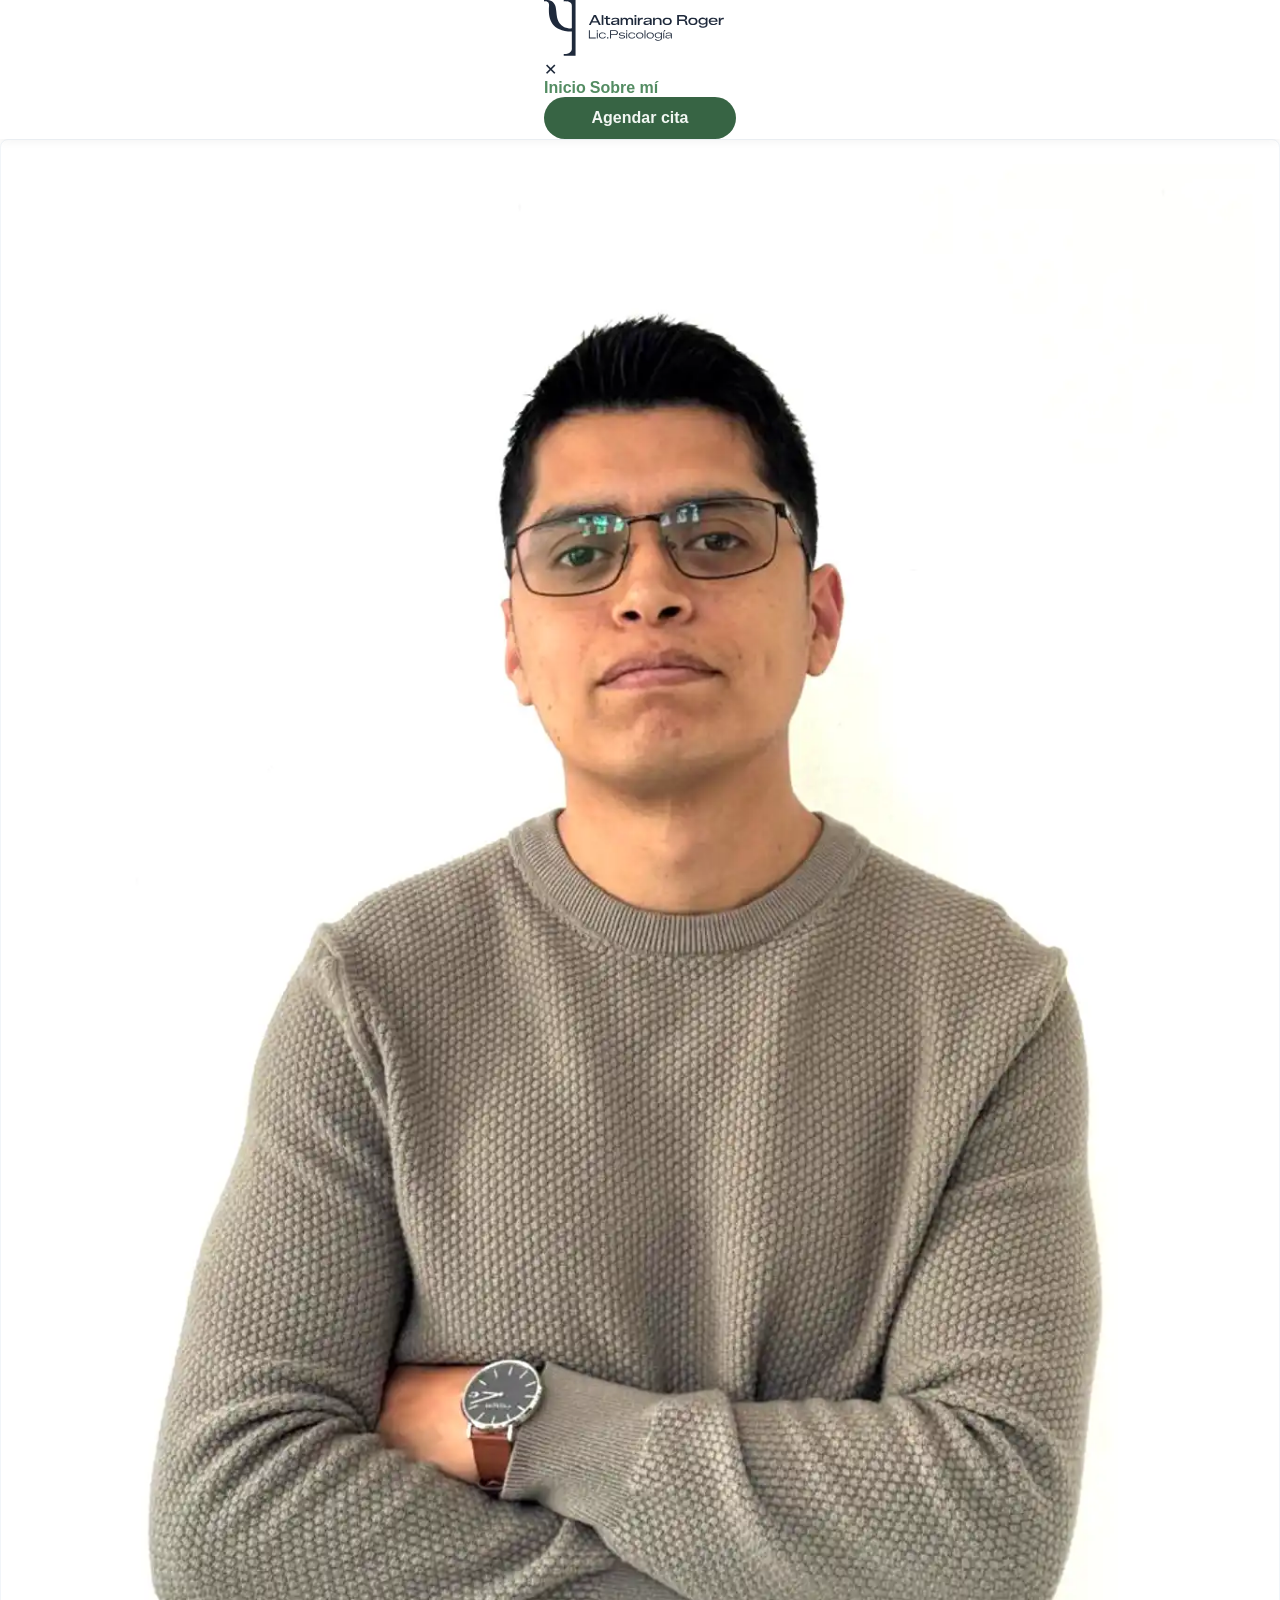
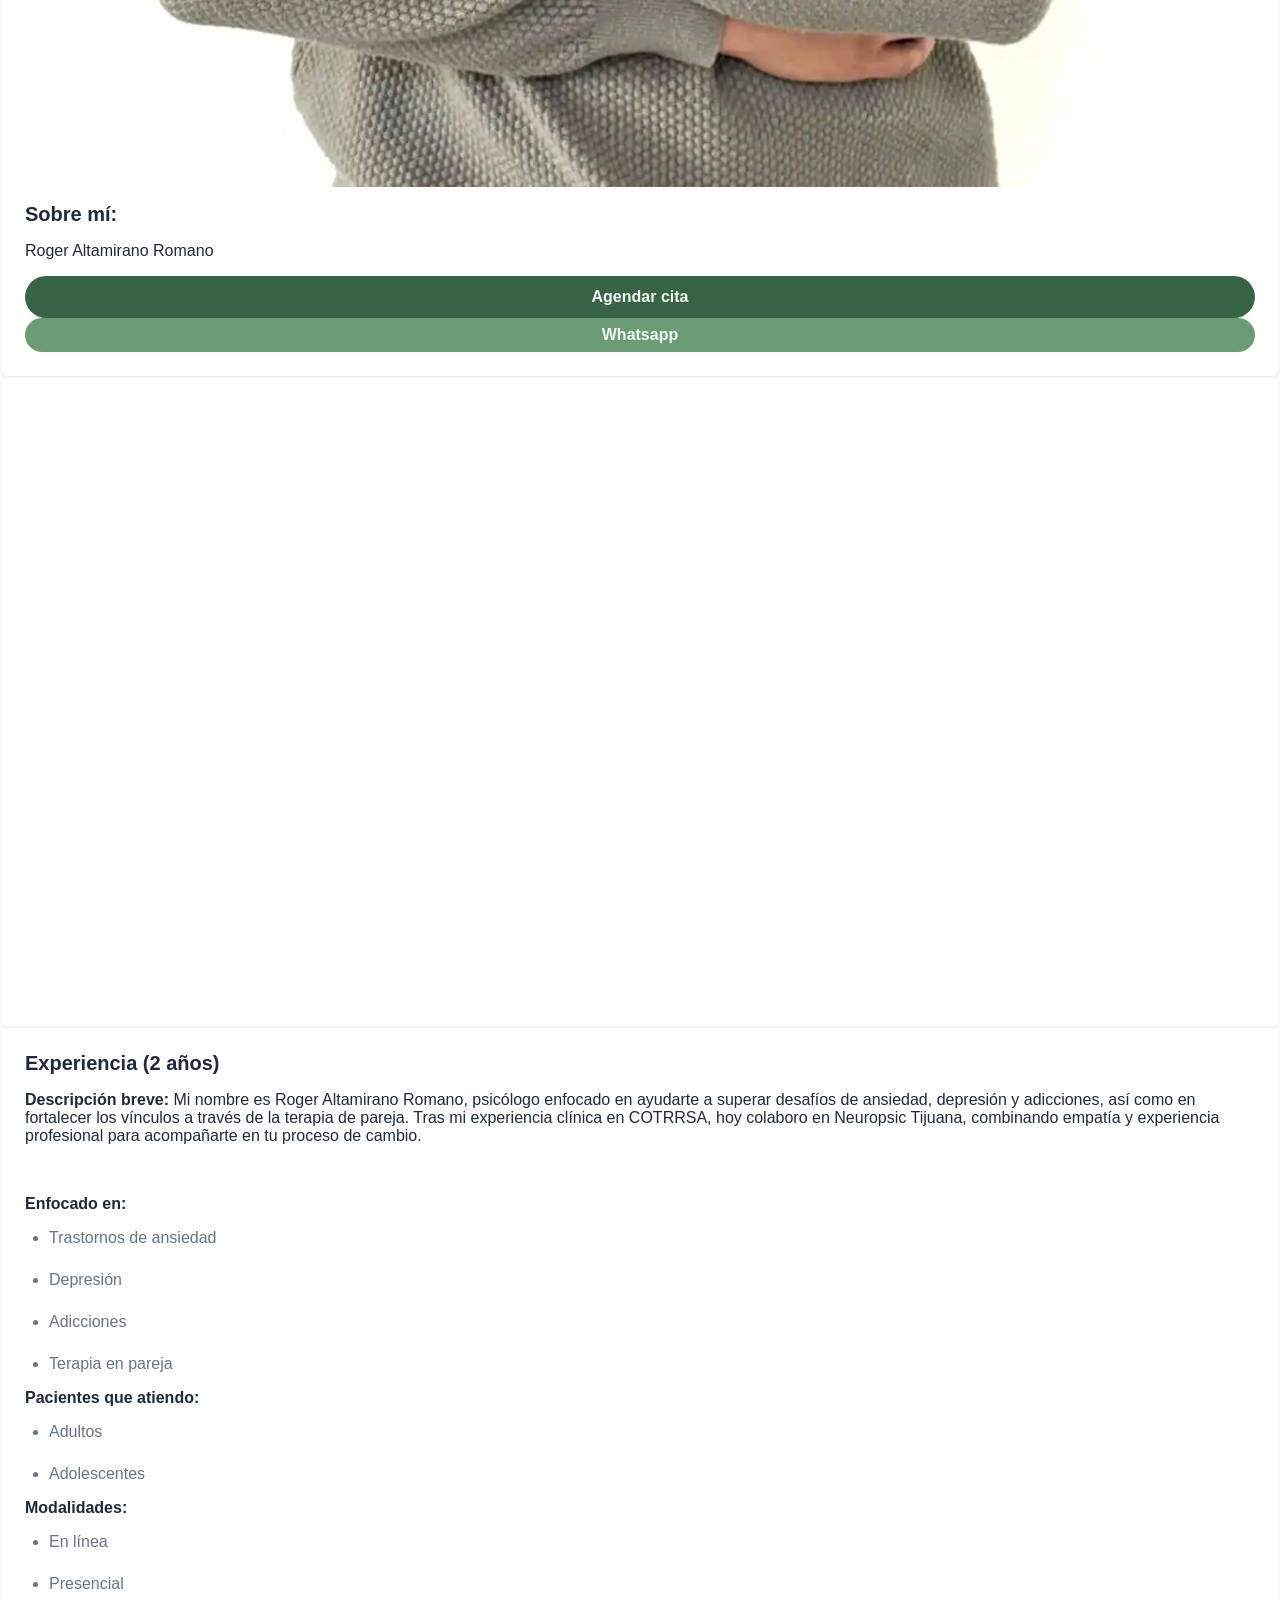
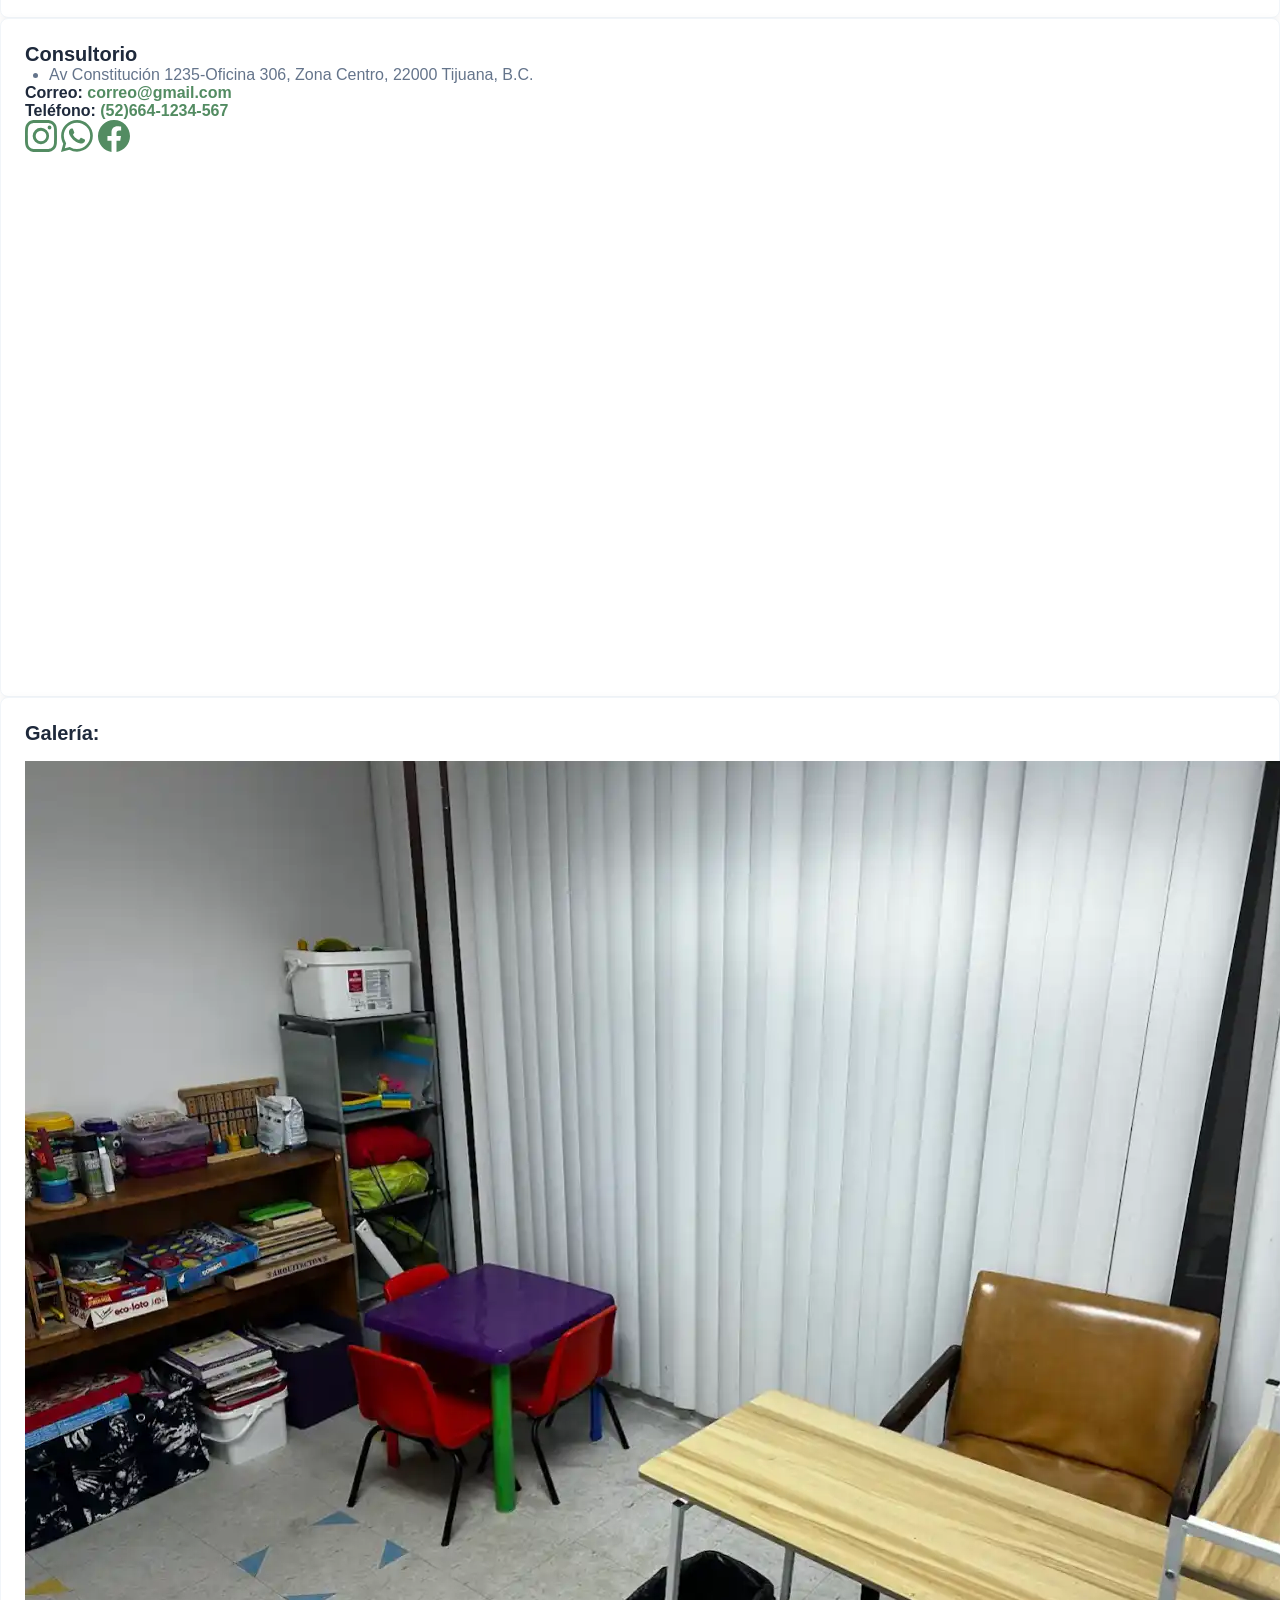
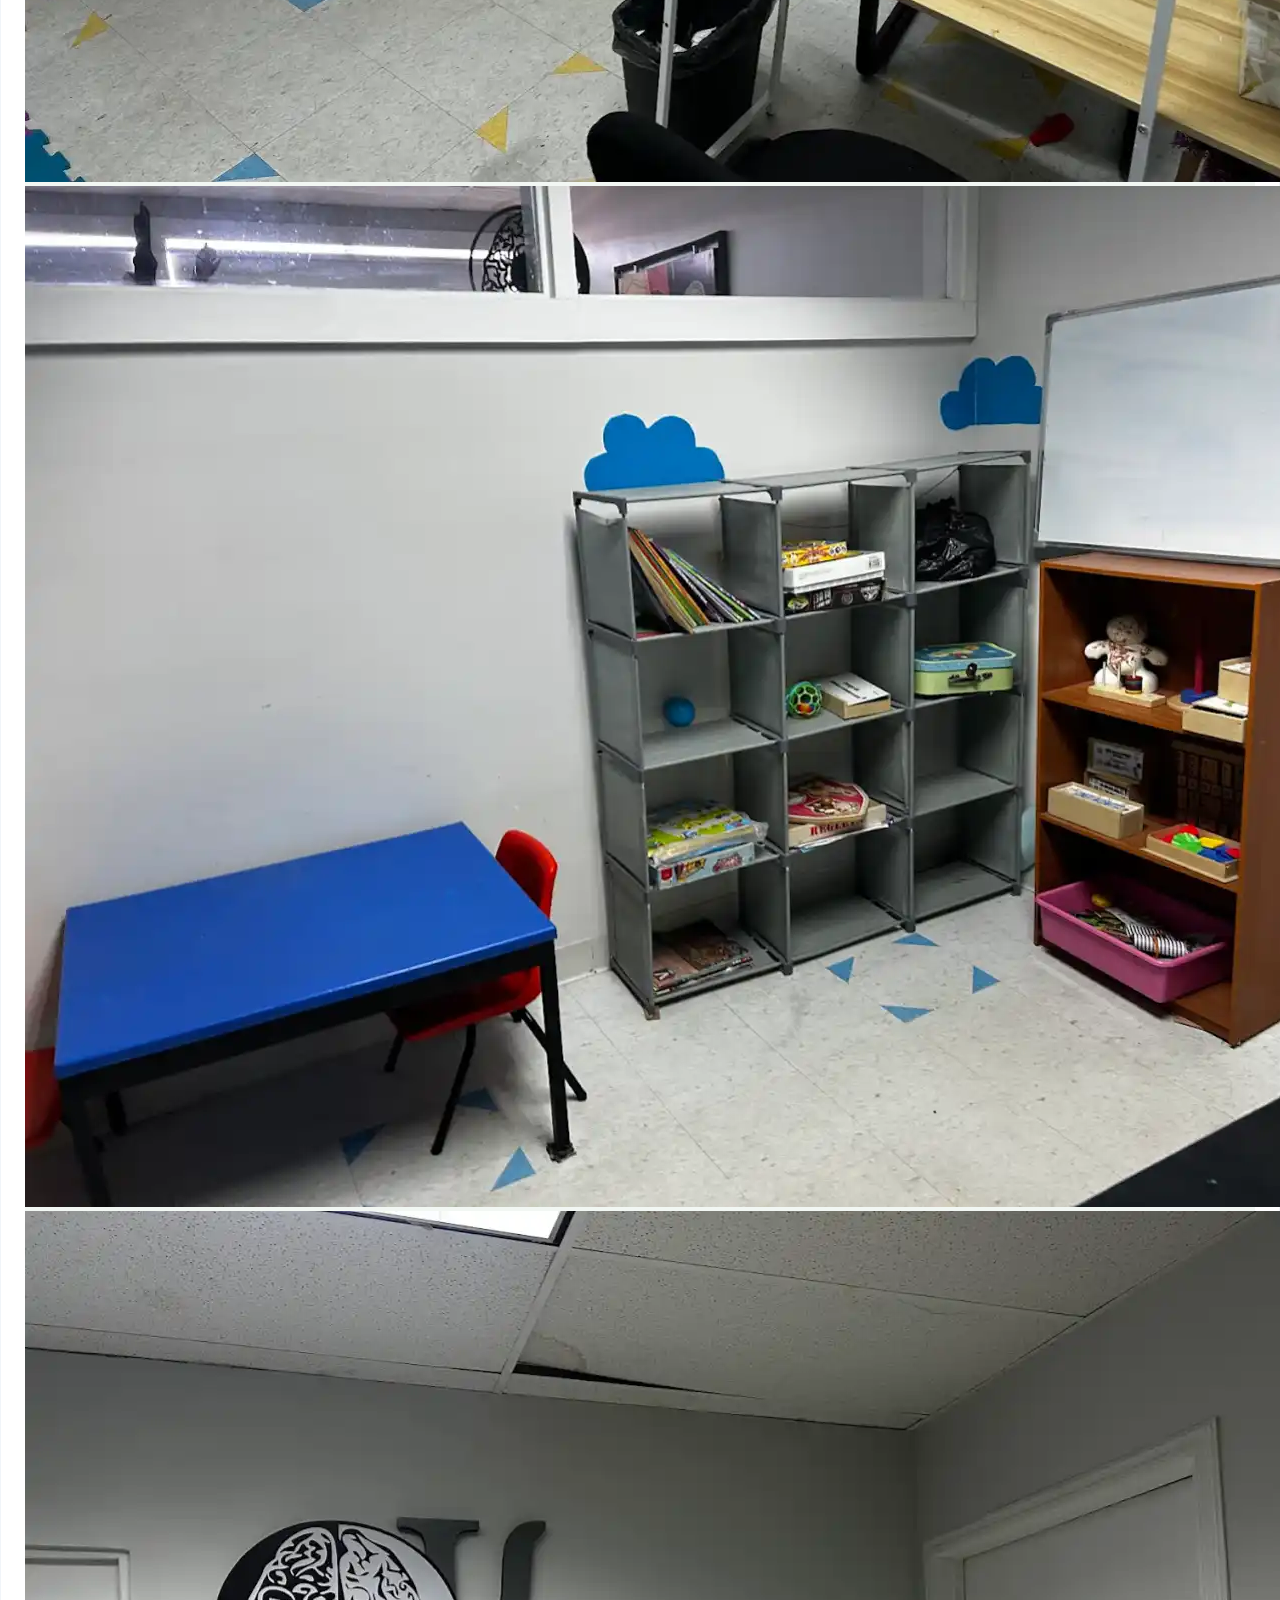
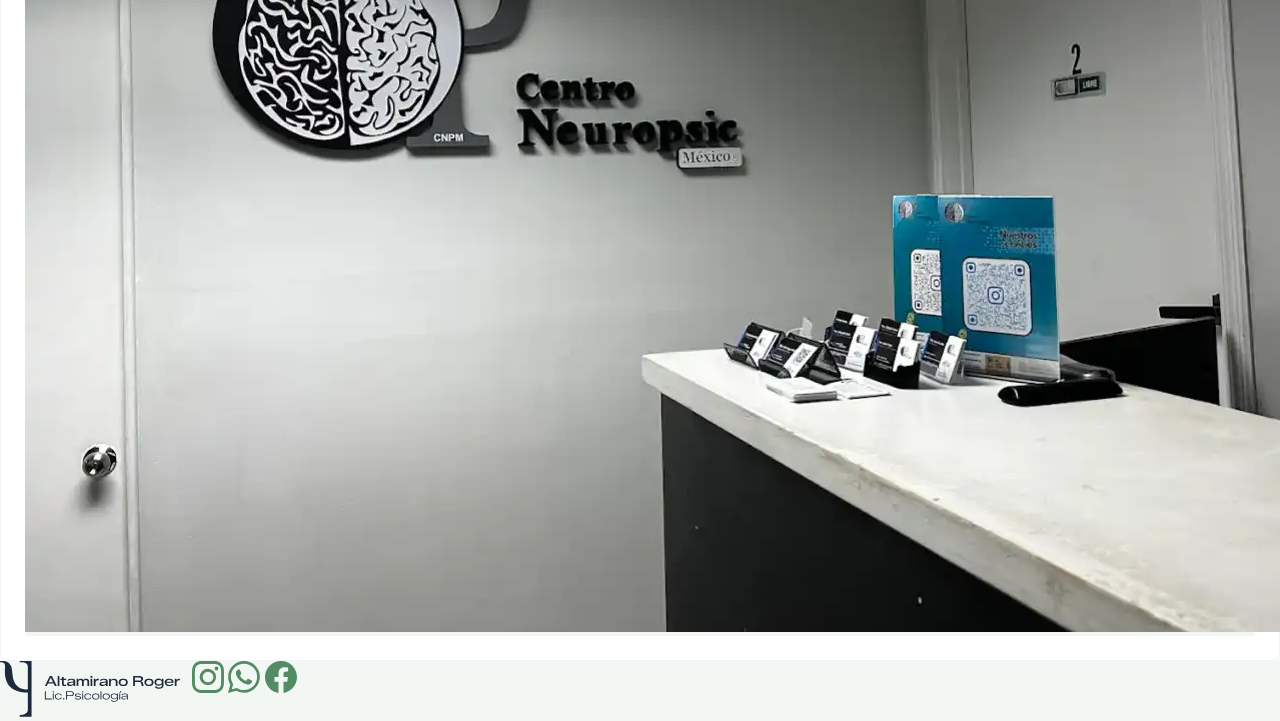
<file: about.html>
<!doctype html>
<html lang="en">
  <head>
    <meta charset="UTF-8" />
    <meta name="viewport" content="width=device-width, initial-scale=1.0" />
    <link rel="stylesheet" href="styles.css" />
    <title>Sobre mí</title>
  </head>
  <body>
    <header>
      <div class="header__container">
        <div class="logo">
          <svg
            width="180px"
            xmlns="http://www.w3.org/2000/svg"
            xml:space="preserve"
            style="
              fill-rule: evenodd;
              clip-rule: evenodd;
              stroke-linejoin: round;
              stroke-miterlimit: 2;
            "
            viewBox="0 0 923 287"
          >
            <path
              d="m.005 0 .357-.714h.156L.875 0H.731L.414-.654h.043L.138 0zm.179-.172v-.099h.5v.099z"
              style="fill: currentColor; fill-rule: nonzero"
              transform="translate(229.87 127.754)scale(70.48756)"
            />
            <path
              d="M.055-.714H.18V0H.055z"
              style="fill: currentColor; fill-rule: nonzero"
              transform="translate(291.865 127.754)scale(70.48756)"
            />
            <path
              d="M.3 0a.18.18 0 0 1-.122-.039.14.14 0 0 1-.044-.111v-.502h.125v.484q0 .041.023.061.022.02.058.02h.099v.088zM.012-.427v-.087H.15v.087zm.231 0v-.087h.196v.087z"
              style="fill: currentColor; fill-rule: nonzero"
              transform="translate(308.427 127.754)scale(70.48756)"
            />
            <path
              d="M.247.013a.27.27 0 0 1-.157-.04.13.13 0 0 1-.056-.112q0-.043.022-.075a.16.16 0 0 1 .065-.051.3.3 0 0 1 .107-.026l.227-.025a.1.1 0 0 0 .039-.013.04.04 0 0 0 .013-.03V-.36a.06.06 0 0 0-.019-.044.13.13 0 0 0-.054-.028.3.3 0 0 0-.084-.009.3.3 0 0 0-.115.018q-.042.018-.05.055H.06a.15.15 0 0 1 .044-.087.23.23 0 0 1 .099-.054.6.6 0 0 1 .15-.019q.093 0 .155.021a.2.2 0 0 1 .093.061.16.16 0 0 1 .031.102v.345h-.12V-.16l.013.016a.24.24 0 0 1-.062.086.3.3 0 0 1-.094.054.4.4 0 0 1-.122.018Zm.041-.089a.26.26 0 0 0 .155-.048.2.2 0 0 0 .047-.052.13.13 0 0 0 .017-.063v-.059l.021.03a.2.2 0 0 1-.039.015l-.064.011-.182.023a.1.1 0 0 0-.059.021.06.06 0 0 0-.019.044q0 .037.031.057a.2.2 0 0 0 .093.019Z"
              style="fill: currentColor; fill-rule: nonzero"
              transform="translate(341.221 127.754)scale(70.48756)"
            />
            <path
              d="M.054 0v-.514h.125v.136l-.013-.01A.2.2 0 0 1 .218-.47.2.2 0 0 1 .29-.514a.26.26 0 0 1 .171.002.2.2 0 0 1 .068.047.2.2 0 0 1 .039.082L.549-.384a.2.2 0 0 1 .048-.084.2.2 0 0 1 .075-.045.3.3 0 0 1 .087-.014q.062 0 .108.026a.17.17 0 0 1 .071.075.3.3 0 0 1 .025.12v.307H.839V-.29a.2.2 0 0 0-.015-.081.1.1 0 0 0-.042-.046.13.13 0 0 0-.064-.015.14.14 0 0 0-.075.019.13.13 0 0 0-.053.054.2.2 0 0 0-.019.083v.278H.446v-.291q0-.075-.033-.109a.12.12 0 0 0-.088-.034.14.14 0 0 0-.075.019.13.13 0 0 0-.053.054.2.2 0 0 0-.02.083v.278H.052Z"
              style="fill: currentColor; fill-rule: nonzero"
              transform="translate(389.108 127.754)scale(70.48756)"
            />
            <path
              d="M.056 0v-.514h.125V0zM.052-.597v-.117h.134v.117z"
              style="fill: currentColor; fill-rule: nonzero"
              transform="translate(460.49 127.754)scale(70.48756)"
            />
            <path
              d="M.054 0v-.514h.125v.175l-.01-.004a.3.3 0 0 1 .04-.101.16.16 0 0 1 .066-.054.2.2 0 0 1 .089-.017h.057v.107H.358a.18.18 0 0 0-.157.095.2.2 0 0 0-.022.096v.216H.054Z"
              style="fill: currentColor; fill-rule: nonzero"
              transform="translate(477.262 127.754)scale(70.48756)"
            />
            <path
              d="M.247.013a.27.27 0 0 1-.157-.04.13.13 0 0 1-.056-.112q0-.043.022-.075a.16.16 0 0 1 .065-.051.3.3 0 0 1 .107-.026l.227-.025a.1.1 0 0 0 .039-.013.04.04 0 0 0 .013-.03V-.36a.06.06 0 0 0-.019-.044.13.13 0 0 0-.054-.028.3.3 0 0 0-.084-.009.3.3 0 0 0-.115.018q-.042.018-.05.055H.06a.15.15 0 0 1 .044-.087.23.23 0 0 1 .099-.054.6.6 0 0 1 .15-.019q.093 0 .155.021a.2.2 0 0 1 .093.061.16.16 0 0 1 .031.102v.345h-.12V-.16l.013.016a.24.24 0 0 1-.062.086.3.3 0 0 1-.094.054.4.4 0 0 1-.122.018Zm.041-.089a.26.26 0 0 0 .155-.048.2.2 0 0 0 .047-.052.13.13 0 0 0 .017-.063v-.059l.021.03a.2.2 0 0 1-.039.015l-.064.011-.182.023a.1.1 0 0 0-.059.021.06.06 0 0 0-.019.044q0 .037.031.057a.2.2 0 0 0 .093.019Z"
              style="fill: currentColor; fill-rule: nonzero"
              transform="translate(507.588 127.754)scale(70.48756)"
            />
            <path
              d="M.054 0v-.514h.125v.149L.167-.381a.2.2 0 0 1 .057-.083.2.2 0 0 1 .086-.048.3.3 0 0 1 .108-.016q.06 0 .106.016.047.015.078.047a.2.2 0 0 1 .049.076q.017.045.017.104V0H.543v-.26a.2.2 0 0 0-.019-.093.13.13 0 0 0-.057-.06.2.2 0 0 0-.097-.021.2.2 0 0 0-.103.023.17.17 0 0 0-.091.155V0H.051Z"
              style="fill: currentColor; fill-rule: nonzero"
              transform="translate(555.474 127.754)scale(70.48756)"
            />
            <path
              d="M.365.014A.4.4 0 0 1 .188-.02a.26.26 0 0 1-.115-.095.25.25 0 0 1-.04-.143q0-.049.015-.091a.2.2 0 0 1 .043-.075.3.3 0 0 1 .069-.057.3.3 0 0 1 .092-.036.5.5 0 0 1 .291.021q.075.033.115.094a.25.25 0 0 1 .04.143.3.3 0 0 1-.015.091.2.2 0 0 1-.043.075.3.3 0 0 1-.069.057A.4.4 0 0 1 .478 0a.5.5 0 0 1-.114.012Zm0-.092a.3.3 0 0 0 .074-.009.17.17 0 0 0 .098-.064A.2.2 0 0 0 .561-.2a.2.2 0 0 0 .008-.057.2.2 0 0 0-.022-.091.16.16 0 0 0-.067-.064.24.24 0 0 0-.114-.023.3.3 0 0 0-.073.009.2.2 0 0 0-.098.063.17.17 0 0 0-.033.106q0 .05.023.091a.16.16 0 0 0 .068.065.24.24 0 0 0 .113.024Z"
              style="fill: currentColor; fill-rule: nonzero"
              transform="translate(606.094 127.754)scale(70.48756)"
            />
            <path
              d="M.07 0v-.714h.49q.07 0 .122.023a.2.2 0 0 1 .081.066.2.2 0 0 1 .029.106.2.2 0 0 1-.019.088.16.16 0 0 1-.057.064.2.2 0 0 1-.095.032v-.009a.2.2 0 0 1 .08.018.1.1 0 0 1 .045.043.3.3 0 0 1 .028.071l.061.213H.7L.644-.198a.13.13 0 0 0-.035-.064Q.585-.283.539-.283H.198v.284h-.13ZM.2-.385h.334a.2.2 0 0 0 .063-.012.1.1 0 0 0 .043-.038.13.13 0 0 0 .015-.066q0-.056-.034-.083a.14.14 0 0 0-.087-.027H.2v.227Z"
              style="fill: currentColor; fill-rule: nonzero"
              transform="translate(677.995 127.754)scale(70.48756)"
            />
            <path
              d="M.365.014A.4.4 0 0 1 .188-.02a.26.26 0 0 1-.115-.095.25.25 0 0 1-.04-.143q0-.049.015-.091a.2.2 0 0 1 .043-.075.3.3 0 0 1 .069-.057.3.3 0 0 1 .092-.036.5.5 0 0 1 .291.021q.075.033.115.094a.25.25 0 0 1 .04.143.3.3 0 0 1-.015.091.2.2 0 0 1-.043.075.3.3 0 0 1-.069.057A.4.4 0 0 1 .478 0a.5.5 0 0 1-.114.012Zm0-.092a.3.3 0 0 0 .074-.009.17.17 0 0 0 .098-.064A.2.2 0 0 0 .561-.2a.2.2 0 0 0 .008-.057.2.2 0 0 0-.022-.091.16.16 0 0 0-.067-.064.24.24 0 0 0-.114-.023.3.3 0 0 0-.073.009.2.2 0 0 0-.098.063.17.17 0 0 0-.033.106q0 .05.023.091a.16.16 0 0 0 .068.065.24.24 0 0 0 .113.024Z"
              style="fill: currentColor; fill-rule: nonzero"
              transform="translate(738.075 127.754)scale(70.48756)"
            />
            <path
              d="M.371.204a.5.5 0 0 1-.15-.019A.3.3 0 0 1 .115.13.16.16 0 0 1 .064.04h.127A.1.1 0 0 0 .253.1a.3.3 0 0 0 .12.018.3.3 0 0 0 .103-.017.15.15 0 0 0 .068-.048.12.12 0 0 0 .024-.075v-.14l.013.021a.2.2 0 0 1-.062.07.3.3 0 0 1-.089.044.38.38 0 0 1-.253-.016.25.25 0 0 1-.105-.089.25.25 0 0 1-.039-.14q0-.049.014-.089a.23.23 0 0 1 .104-.125.35.35 0 0 1 .278-.03q.05.015.089.043a.2.2 0 0 1 .062.071l-.013.02v-.134h.125v.491a.2.2 0 0 1-.027.102.2.2 0 0 1-.072.071.3.3 0 0 1-.103.041.5.5 0 0 1-.12.013Zm-.01-.308A.3.3 0 0 0 .43-.112a.2.2 0 0 0 .058-.022.15.15 0 0 0 .072-.081.2.2 0 0 0 .01-.056.15.15 0 0 0-.027-.088.2.2 0 0 0-.074-.058.3.3 0 0 0-.176-.012.2.2 0 0 0-.097.056.2.2 0 0 0-.026.046.2.2 0 0 0-.009.056q0 .05.024.088a.16.16 0 0 0 .069.058q.045.02.106.02Z"
              style="fill: currentColor; fill-rule: nonzero"
              transform="translate(789.573 127.754)scale(70.48756)"
            />
            <path
              d="M.361.014A.4.4 0 0 1 .186-.02a.25.25 0 0 1-.154-.238q0-.049.015-.091A.2.2 0 0 1 .09-.424a.3.3 0 0 1 .16-.093.5.5 0 0 1 .244.005q.06.018.102.054.043.037.064.094a.4.4 0 0 1 .02.136H.111v-.077h.441a.2.2 0 0 0-.02-.058.1.1 0 0 0-.04-.042.2.2 0 0 0-.057-.026.3.3 0 0 0-.073-.009.3.3 0 0 0-.073.009.2.2 0 0 0-.058.025.2.2 0 0 0-.041.038.2.2 0 0 0-.034.11q0 .052.023.094a.16.16 0 0 0 .07.065.25.25 0 0 0 .114.024.3.3 0 0 0 .111-.018.14.14 0 0 0 .065-.052h.13a.2.2 0 0 1-.052.081.3.3 0 0 1-.1.057.5.5 0 0 1-.157.021Z"
              style="fill: currentColor; fill-rule: nonzero"
              transform="translate(842.27 127.754)scale(70.48756)"
            />
            <path
              d="M.054 0v-.514h.125v.175l-.01-.004a.3.3 0 0 1 .04-.101.16.16 0 0 1 .066-.054.2.2 0 0 1 .089-.017h.057v.107H.358a.18.18 0 0 0-.157.095.2.2 0 0 0-.022.096v.216H.054Z"
              style="fill: currentColor; fill-rule: nonzero"
              transform="translate(892.481 127.754)scale(70.48756)"
            />
            <path
              d="M.078 0v-.714h.084v.645h.524V0z"
              style="fill: currentColor; fill-rule: nonzero"
              transform="translate(225.674 196.883)scale(58.03385)"
            />
            <path
              d="M.063 0v-.514h.081V0zM.057-.613v-.101h.094v.101z"
              style="fill: currentColor; fill-rule: nonzero"
              transform="translate(267.202 196.883)scale(58.03385)"
            />
            <path
              d="M.358.014A.4.4 0 0 1 .19-.019a.26.26 0 0 1-.152-.239q0-.05.014-.091a.2.2 0 0 1 .043-.075.3.3 0 0 1 .067-.056.3.3 0 0 1 .089-.035.46.46 0 0 1 .251.011.3.3 0 0 1 .103.063.17.17 0 0 1 .05.089H.569A.2.2 0 0 0 .53-.406a.2.2 0 0 0-.069-.041.3.3 0 0 0-.102-.016.3.3 0 0 0-.084.01.3.3 0 0 0-.066.028.18.18 0 0 0-.086.168q0 .06.027.106a.2.2 0 0 0 .079.074.3.3 0 0 0 .13.027.26.26 0 0 0 .138-.032.2.2 0 0 0 .072-.078h.086a.2.2 0 0 1-.052.091.3.3 0 0 1-.102.062.4.4 0 0 1-.143.022Z"
              style="fill: currentColor; fill-rule: nonzero"
              transform="translate(279.26 196.883)scale(58.03385)"
            />
            <path
              d="M.076-.109h.11V0h-.11z"
              style="fill: currentColor; fill-rule: nonzero"
              transform="translate(319.049 196.883)scale(58.03385)"
            />
            <path
              d="M.078 0v-.714H.54q.05 0 .091.013a.2.2 0 0 1 .073.04q.031.027.048.066a.2.2 0 0 1 .017.091.2.2 0 0 1-.017.091.2.2 0 0 1-.121.104.3.3 0 0 1-.091.013H.163v.297zm.085-.366h.365q.049 0 .083-.017a.1.1 0 0 0 .051-.048.15.15 0 0 0 .018-.074.14.14 0 0 0-.039-.103.16.16 0 0 0-.112-.038H.164v.28Z"
              style="fill: currentColor; fill-rule: nonzero"
              transform="translate(334.256 196.883)scale(58.03385)"
            />
            <path
              d="M.32.014A.5.5 0 0 1 .191 0a.3.3 0 0 1-.086-.038.2.2 0 0 1-.049-.053.2.2 0 0 1-.019-.059h.084q.006.022.025.045a.15.15 0 0 0 .061.039.3.3 0 0 0 .113.016.4.4 0 0 0 .11-.012.12.12 0 0 0 .059-.033.07.07 0 0 0 .018-.045.06.06 0 0 0-.022-.047Q.463-.21.401-.217L.225-.242a.3.3 0 0 1-.132-.045.1.1 0 0 1-.042-.09q0-.032.016-.059a.2.2 0 0 1 .048-.048.3.3 0 0 1 .081-.032.5.5 0 0 1 .115-.012q.084 0 .141.019t.087.053.038.078H.493a.1.1 0 0 0-.025-.043.14.14 0 0 0-.056-.032.3.3 0 0 0-.1-.012.4.4 0 0 0-.098.011.13.13 0 0 0-.058.029.06.06 0 0 0-.019.043q0 .03.025.048a.2.2 0 0 0 .075.024l.169.023a.4.4 0 0 1 .1.024q.042.017.066.045a.1.1 0 0 1 .023.073.12.12 0 0 1-.019.069.15.15 0 0 1-.055.049.3.3 0 0 1-.086.03.6.6 0 0 1-.113.01Z"
              style="fill: currentColor; fill-rule: nonzero"
              transform="translate(381.53 196.883)scale(58.03385)"
            />
            <path
              d="M.063 0v-.514h.081V0zM.057-.613v-.101h.094v.101z"
              style="fill: currentColor; fill-rule: nonzero"
              transform="translate(418.04 196.883)scale(58.03385)"
            />
            <path
              d="M.358.014A.4.4 0 0 1 .19-.019a.26.26 0 0 1-.152-.239q0-.05.014-.091a.2.2 0 0 1 .043-.075.3.3 0 0 1 .067-.056.3.3 0 0 1 .089-.035.46.46 0 0 1 .251.011.3.3 0 0 1 .103.063.17.17 0 0 1 .05.089H.569A.2.2 0 0 0 .53-.406a.2.2 0 0 0-.069-.041.3.3 0 0 0-.102-.016.3.3 0 0 0-.084.01.3.3 0 0 0-.066.028.18.18 0 0 0-.086.168q0 .06.027.106a.2.2 0 0 0 .079.074.3.3 0 0 0 .13.027.26.26 0 0 0 .138-.032.2.2 0 0 0 .072-.078h.086a.2.2 0 0 1-.052.091.3.3 0 0 1-.102.062.4.4 0 0 1-.143.022Z"
              style="fill: currentColor; fill-rule: nonzero"
              transform="translate(430.1 196.883)scale(58.03385)"
            />
            <path
              d="M.359.014A.4.4 0 0 1 .19-.019a.26.26 0 0 1-.113-.095.26.26 0 0 1-.04-.144q0-.05.015-.091a.2.2 0 0 1 .043-.075.3.3 0 0 1 .067-.056.3.3 0 0 1 .089-.035.46.46 0 0 1 .276.021.26.26 0 0 1 .112.093q.04.06.04.144a.25.25 0 0 1-.124.224.3.3 0 0 1-.089.035.5.5 0 0 1-.108.012Zm0-.064a.3.3 0 0 0 .084-.01.2.2 0 0 0 .066-.029.2.2 0 0 0 .076-.102.2.2 0 0 0 .01-.067.19.19 0 0 0-.105-.179.3.3 0 0 0-.13-.027.3.3 0 0 0-.084.01.3.3 0 0 0-.066.028.18.18 0 0 0-.086.168q0 .059.027.106a.2.2 0 0 0 .079.074.3.3 0 0 0 .129.027Z"
              style="fill: currentColor; fill-rule: nonzero"
              transform="translate(470.236 196.883)scale(58.03385)"
            />
            <path
              d="M.062-.714h.081V0H.062z"
              style="fill: currentColor; fill-rule: nonzero"
              transform="translate(511.851 196.883)scale(58.03385)"
            />
            <path
              d="M.359.014A.4.4 0 0 1 .19-.019a.26.26 0 0 1-.113-.095.26.26 0 0 1-.04-.144q0-.05.015-.091a.2.2 0 0 1 .043-.075.3.3 0 0 1 .067-.056.3.3 0 0 1 .089-.035.46.46 0 0 1 .276.021.26.26 0 0 1 .112.093q.04.06.04.144a.25.25 0 0 1-.124.224.3.3 0 0 1-.089.035.5.5 0 0 1-.108.012Zm0-.064a.3.3 0 0 0 .084-.01.2.2 0 0 0 .066-.029.2.2 0 0 0 .076-.102.2.2 0 0 0 .01-.067.19.19 0 0 0-.105-.179.3.3 0 0 0-.13-.027.3.3 0 0 0-.084.01.3.3 0 0 0-.066.028.18.18 0 0 0-.086.168q0 .059.027.106a.2.2 0 0 0 .079.074.3.3 0 0 0 .129.027Z"
              style="fill: currentColor; fill-rule: nonzero"
              transform="translate(523.79 196.883)scale(58.03385)"
            />
            <path
              d="M.362.204A.5.5 0 0 1 .217.185a.23.23 0 0 1-.1-.054.17.17 0 0 1-.049-.087h.086a.13.13 0 0 0 .072.074.4.4 0 0 0 .139.023A.3.3 0 0 0 .486.12a.2.2 0 0 0 .08-.058.14.14 0 0 0 .028-.086v-.145l.01.011a.2.2 0 0 1-.068.081.3.3 0 0 1-.094.047.4.4 0 0 1-.257-.017.24.24 0 0 1-.145-.226q0-.046.014-.087A.24.24 0 0 1 .16-.484.3.3 0 0 1 .335-.53q.056 0 .107.015.052.015.094.046a.2.2 0 0 1 .068.081l-.01.011v-.138h.08v.497a.2.2 0 0 1-.026.096.2.2 0 0 1-.069.069.3.3 0 0 1-.1.042.5.5 0 0 1-.118.014ZM.351-.077a.3.3 0 0 0 .145-.035.2.2 0 0 0 .086-.095.2.2 0 0 0 .012-.065.17.17 0 0 0-.032-.102.2.2 0 0 0-.087-.067.3.3 0 0 0-.124-.024.3.3 0 0 0-.077.009.2.2 0 0 0-.063.025.18.18 0 0 0-.087.159.18.18 0 0 0 .107.17.3.3 0 0 0 .121.024Z"
              style="fill: currentColor; fill-rule: nonzero"
              transform="translate(565.406 196.883)scale(58.03385)"
            />
            <path
              d="M.063 0v-.514h.081V0zm.001-.597.103-.137h.095l-.118.137z"
              style="fill: currentColor; fill-rule: nonzero"
              transform="translate(608.036 196.883)scale(58.03385)"
            />
            <path
              d="M.252.013a.26.26 0 0 1-.157-.04.13.13 0 0 1-.055-.112q0-.04.021-.071a.2.2 0 0 1 .06-.05.3.3 0 0 1 .096-.025l.255-.029q.03-.003.043-.015a.04.04 0 0 0 .014-.033v-.001a.08.08 0 0 0-.02-.052.13.13 0 0 0-.06-.036.3.3 0 0 0-.104-.013.3.3 0 0 0-.137.026q-.047.025-.056.066H.07a.14.14 0 0 1 .038-.08A.2.2 0 0 1 .2-.506a.5.5 0 0 1 .145-.02q.093 0 .151.021a.17.17 0 0 1 .086.06.16.16 0 0 1 .028.091v.355H.531v-.17l.008.011a.27.27 0 0 1-.16.153.4.4 0 0 1-.125.02Zm.022-.065a.3.3 0 0 0 .179-.057.2.2 0 0 0 .055-.062.15.15 0 0 0 .02-.074v-.053l.015.021-.039.013-.063.011-.221.028a.14.14 0 0 0-.071.026.07.07 0 0 0-.024.054q0 .046.038.07a.2.2 0 0 0 .111.023"
              style="fill: currentColor; fill-rule: nonzero"
              transform="translate(620.095 196.883)scale(58.03385)"
            />
            <path
              d="M161.822 0h-60.6v7.137s41.527-4.643 41.527 22.061v116.146s-69.123 8.984-77.863-70.077c-2.629-23.784-3.49-38.256-8.449-49.314C44.31-1.089 24.468.043 0-.001v7.137s25.954-4.484 25.954 18.817S6.542 161.565 142.749 161.565v84.352s4.711 31.145-41.527 31.145v9.084h60.6"
              style="fill: currentColor"
            />
          </svg>
        </div>
        <div class="menu-toggle" id="menu-toggle">
          <span></span>
          <span></span>
          <span></span>
        </div>

        <nav id="nav-menu">
          <div class="menu-close" id="menu-close">✕</div>
          <a href="index.html" class="nav-link">Inicio</a>
          <a href="about.html" class="nav-link">Sobre mí</a>
          <a class="btn__primary" href="#">Agendar cita</a>
        </nav>
      </div>
    </header>
    <section class="section__hero">
      <div class="grid-3">
        <div class="card">
          <img class="avatar" src="assets/fotoperfil.webp" alt="foto0" />
          <h6 class="bold">Sobre mí:</h6>
          <p>Roger Altamirano Romano</p>
          <!--
            <p>No. de cédula: 1234567890</p>
            -->
          <div class="btn__container">
            <a class="btn__primary" href="#">Agendar cita</a>
            <a href="#" class="btn__secondary">Whatsapp</a>
          </div>
        </div>
        <div class="card calendar">
          <!-- Google Calendar Appointment Scheduling begin -->
          <iframe
            src="https://calendar.google.com/calendar/appointments/schedules/AcZssZ3z067QghTH0ZPb1zE-rs3iFqKQWQ1izAT2LQVd2SOFJ7w9z2aV44r0tbUF-cRkHMIzNBfoHbOy?gv=true"
            style="border: 0"
            width="100%"
            height="600px"
            frameborder="0"
          ></iframe>
          <!-- end Google Calendar Appointment Scheduling -->
        </div>
      </div>
      <div class="grid-2">
        <div class="card experiencie">
          <h6 class="bold">Experiencia (2 años)</h6>
          <p>
            <span class="bold">Descripción breve:</span> Mi nombre es Roger
            Altamirano Romano, psicólogo enfocado en ayudarte a superar desafíos
            de ansiedad, depresión y adicciones, así como en fortalecer los
            vínculos a través de la terapia de pareja. Tras mi experiencia
            clínica en COTRRSA, hoy colaboro en Neuropsic Tijuana, combinando
            empatía y experiencia profesional para acompañarte en tu proceso de
            cambio.
          </p>
          <br />
          <!--
            <p class="bold">Enfoque terapéutico:</p> 
            <ul class="list">
                <li>Cognitivo Conductual</li>
            </ul>
            -->
          <p class="bold">Enfocado en:</p>
          <ul class="list">
            <li>Trastornos de ansiedad</li>
            <li>Depresión</li>
            <li>Adicciones</li>
            <li>Terapia en pareja</li>
          </ul>
          <p class="bold">Pacientes que atiendo:</p>
          <ul class="list">
            <li>Adultos</li>
            <li>Adolescentes</li>
          </ul>
          <p class="bold">Modalidades:</p>
          <ul class="list">
            <li>En línea</li>
            <li>Presencial</li>
          </ul>
        </div>
        <div class="card contact">
          <div class="contact__container">
            <h6 class="bold">Consultorio</h6>
            <ul class="list">
              <li>
                Av Constitución 1235-Oficina 306, Zona Centro, 22000 Tijuana,
                B.C.
              </li>
            </ul>
            <p>
              <span class="bold">Correo: </span><a href="#">correo@gmail.com</a>
            </p>
            <p>
              <span class="bold">Teléfono: </span
              ><a href="#">(52)664-1234-567</a>
            </p>
            <div class="container__icons">
              <a href="https://www.instagram.com/">
                <svg
                  xmlns="http://www.w3.org/2000/svg"
                  width="32"
                  height="32"
                  fill="currentColor"
                  class="bi bi-instagram"
                  viewBox="0 0 16 16"
                >
                  <path
                    d="M8 0C5.829 0 5.556.01 4.703.048 3.85.088 3.269.222 2.76.42a3.9 3.9 0 0 0-1.417.923A3.9 3.9 0 0 0 .42 2.76C.222 3.268.087 3.85.048 4.7.01 5.555 0 5.827 0 8.001c0 2.172.01 2.444.048 3.297.04.852.174 1.433.372 1.942.205.526.478.972.923 1.417.444.445.89.719 1.416.923.51.198 1.09.333 1.942.372C5.555 15.99 5.827 16 8 16s2.444-.01 3.298-.048c.851-.04 1.434-.174 1.943-.372a3.9 3.9 0 0 0 1.416-.923c.445-.445.718-.891.923-1.417.197-.509.332-1.09.372-1.942C15.99 10.445 16 10.173 16 8s-.01-2.445-.048-3.299c-.04-.851-.175-1.433-.372-1.941a3.9 3.9 0 0 0-.923-1.417A3.9 3.9 0 0 0 13.24.42c-.51-.198-1.092-.333-1.943-.372C10.443.01 10.172 0 7.998 0zm-.717 1.442h.718c2.136 0 2.389.007 3.232.046.78.035 1.204.166 1.486.275.373.145.64.319.92.599s.453.546.598.92c.11.281.24.705.275 1.485.039.843.047 1.096.047 3.231s-.008 2.389-.047 3.232c-.035.78-.166 1.203-.275 1.485a2.5 2.5 0 0 1-.599.919c-.28.28-.546.453-.92.598-.28.11-.704.24-1.485.276-.843.038-1.096.047-3.232.047s-2.39-.009-3.233-.047c-.78-.036-1.203-.166-1.485-.276a2.5 2.5 0 0 1-.92-.598 2.5 2.5 0 0 1-.6-.92c-.109-.281-.24-.705-.275-1.485-.038-.843-.046-1.096-.046-3.233s.008-2.388.046-3.231c.036-.78.166-1.204.276-1.486.145-.373.319-.64.599-.92s.546-.453.92-.598c.282-.11.705-.24 1.485-.276.738-.034 1.024-.044 2.515-.045zm4.988 1.328a.96.96 0 1 0 0 1.92.96.96 0 0 0 0-1.92m-4.27 1.122a4.109 4.109 0 1 0 0 8.217 4.109 4.109 0 0 0 0-8.217m0 1.441a2.667 2.667 0 1 1 0 5.334 2.667 2.667 0 0 1 0-5.334"
                  />
                </svg>
              </a>
              <a href="https://www.whatsapp.com/?lang=es">
                <svg
                  xmlns="http://www.w3.org/2000/svg"
                  width="32"
                  height="32"
                  fill="currentColor"
                  class="bi bi-whatsapp"
                  viewBox="0 0 16 16"
                >
                  <path
                    d="M13.601 2.326A7.85 7.85 0 0 0 7.994 0C3.627 0 .068 3.558.064 7.926c0 1.399.366 2.76 1.057 3.965L0 16l4.204-1.102a7.9 7.9 0 0 0 3.79.965h.004c4.368 0 7.926-3.558 7.93-7.93A7.9 7.9 0 0 0 13.6 2.326zM7.994 14.521a6.6 6.6 0 0 1-3.356-.92l-.24-.144-2.494.654.666-2.433-.156-.251a6.56 6.56 0 0 1-1.007-3.505c0-3.626 2.957-6.584 6.591-6.584a6.56 6.56 0 0 1 4.66 1.931 6.56 6.56 0 0 1 1.928 4.66c-.004 3.639-2.961 6.592-6.592 6.592m3.615-4.934c-.197-.099-1.17-.578-1.353-.646-.182-.065-.315-.099-.445.099-.133.197-.513.646-.627.775-.114.133-.232.148-.43.05-.197-.1-.836-.308-1.592-.985-.59-.525-.985-1.175-1.103-1.372-.114-.198-.011-.304.088-.403.087-.088.197-.232.296-.346.1-.114.133-.198.198-.33.065-.134.034-.248-.015-.347-.05-.099-.445-1.076-.612-1.47-.16-.389-.323-.335-.445-.34-.114-.007-.247-.007-.38-.007a.73.73 0 0 0-.529.247c-.182.198-.691.677-.691 1.654s.71 1.916.81 2.049c.098.133 1.394 2.132 3.383 2.992.47.205.84.326 1.129.418.475.152.904.129 1.246.08.38-.058 1.171-.48 1.338-.943.164-.464.164-.86.114-.943-.049-.084-.182-.133-.38-.232"
                  />
                </svg>
              </a>
              <a href="https://www.facebook.com/">
                <svg
                  xmlns="http://www.w3.org/2000/svg"
                  width="32"
                  height="32"
                  fill="currentColor"
                  class="bi bi-facebook"
                  viewBox="0 0 16 16"
                >
                  <path
                    d="M16 8.049c0-4.446-3.582-8.05-8-8.05C3.58 0-.002 3.603-.002 8.05c0 4.017 2.926 7.347 6.75 7.951v-5.625h-2.03V8.05H6.75V6.275c0-2.017 1.195-3.131 3.022-3.131.876 0 1.791.157 1.791.157v1.98h-1.009c-.993 0-1.303.621-1.303 1.258v1.51h2.218l-.354 2.326H9.25V16c3.824-.604 6.75-3.934 6.75-7.951"
                  />
                </svg>
              </a>
            </div>
          </div>
          <iframe
            class="map"
            src="https://www.google.com/maps/embed?pb=!1m18!1m12!1m3!1d3363.8301028118312!2d-117.0381847!3d32.5306843!2m3!1f0!2f0!3f0!3m2!1i1024!2i768!4f13.1!3m3!1m2!1s0x80d949ac4457be41%3A0xdc8d1da6bc6dee7d!2sCentro%20Neuropsic%20M%C3%A9xico!5e0!3m2!1ses!2smx!4v1773546239155!5m2!1ses!2smx"
            style="border: 0"
            allowfullscreen=""
            loading="lazy"
            referrerpolicy="no-referrer-when-downgrade"
          ></iframe>
        </div>
      </div>
      <div class="card">
        <h6 class="bold">Galería:</h6>
        <div class="gallery">
          <img src="assets/foto1.webp" alt="foto1" />
          <img src="assets/foto2.webp" alt="foto2" />
          <img src="assets/foto3.webp" alt="foto3" />
        </div>
      </div>
    </section>
    <footer class="footer__section">
      <div class="logo neutral-50">
        <svg
          width="180px"
          xmlns="http://www.w3.org/2000/svg"
          xml:space="preserve"
          style="
            fill-rule: evenodd;
            clip-rule: evenodd;
            stroke-linejoin: round;
            stroke-miterlimit: 2;
          "
          viewBox="0 0 923 287"
        >
          <path
            d="m.005 0 .357-.714h.156L.875 0H.731L.414-.654h.043L.138 0zm.179-.172v-.099h.5v.099z"
            style="fill: currentColor; fill-rule: nonzero"
            transform="translate(229.87 127.754)scale(70.48756)"
          />
          <path
            d="M.055-.714H.18V0H.055z"
            style="fill: currentColor; fill-rule: nonzero"
            transform="translate(291.865 127.754)scale(70.48756)"
          />
          <path
            d="M.3 0a.18.18 0 0 1-.122-.039.14.14 0 0 1-.044-.111v-.502h.125v.484q0 .041.023.061.022.02.058.02h.099v.088zM.012-.427v-.087H.15v.087zm.231 0v-.087h.196v.087z"
            style="fill: currentColor; fill-rule: nonzero"
            transform="translate(308.427 127.754)scale(70.48756)"
          />
          <path
            d="M.247.013a.27.27 0 0 1-.157-.04.13.13 0 0 1-.056-.112q0-.043.022-.075a.16.16 0 0 1 .065-.051.3.3 0 0 1 .107-.026l.227-.025a.1.1 0 0 0 .039-.013.04.04 0 0 0 .013-.03V-.36a.06.06 0 0 0-.019-.044.13.13 0 0 0-.054-.028.3.3 0 0 0-.084-.009.3.3 0 0 0-.115.018q-.042.018-.05.055H.06a.15.15 0 0 1 .044-.087.23.23 0 0 1 .099-.054.6.6 0 0 1 .15-.019q.093 0 .155.021a.2.2 0 0 1 .093.061.16.16 0 0 1 .031.102v.345h-.12V-.16l.013.016a.24.24 0 0 1-.062.086.3.3 0 0 1-.094.054.4.4 0 0 1-.122.018Zm.041-.089a.26.26 0 0 0 .155-.048.2.2 0 0 0 .047-.052.13.13 0 0 0 .017-.063v-.059l.021.03a.2.2 0 0 1-.039.015l-.064.011-.182.023a.1.1 0 0 0-.059.021.06.06 0 0 0-.019.044q0 .037.031.057a.2.2 0 0 0 .093.019Z"
            style="fill: currentColor; fill-rule: nonzero"
            transform="translate(341.221 127.754)scale(70.48756)"
          />
          <path
            d="M.054 0v-.514h.125v.136l-.013-.01A.2.2 0 0 1 .218-.47.2.2 0 0 1 .29-.514a.26.26 0 0 1 .171.002.2.2 0 0 1 .068.047.2.2 0 0 1 .039.082L.549-.384a.2.2 0 0 1 .048-.084.2.2 0 0 1 .075-.045.3.3 0 0 1 .087-.014q.062 0 .108.026a.17.17 0 0 1 .071.075.3.3 0 0 1 .025.12v.307H.839V-.29a.2.2 0 0 0-.015-.081.1.1 0 0 0-.042-.046.13.13 0 0 0-.064-.015.14.14 0 0 0-.075.019.13.13 0 0 0-.053.054.2.2 0 0 0-.019.083v.278H.446v-.291q0-.075-.033-.109a.12.12 0 0 0-.088-.034.14.14 0 0 0-.075.019.13.13 0 0 0-.053.054.2.2 0 0 0-.02.083v.278H.052Z"
            style="fill: currentColor; fill-rule: nonzero"
            transform="translate(389.108 127.754)scale(70.48756)"
          />
          <path
            d="M.056 0v-.514h.125V0zM.052-.597v-.117h.134v.117z"
            style="fill: currentColor; fill-rule: nonzero"
            transform="translate(460.49 127.754)scale(70.48756)"
          />
          <path
            d="M.054 0v-.514h.125v.175l-.01-.004a.3.3 0 0 1 .04-.101.16.16 0 0 1 .066-.054.2.2 0 0 1 .089-.017h.057v.107H.358a.18.18 0 0 0-.157.095.2.2 0 0 0-.022.096v.216H.054Z"
            style="fill: currentColor; fill-rule: nonzero"
            transform="translate(477.262 127.754)scale(70.48756)"
          />
          <path
            d="M.247.013a.27.27 0 0 1-.157-.04.13.13 0 0 1-.056-.112q0-.043.022-.075a.16.16 0 0 1 .065-.051.3.3 0 0 1 .107-.026l.227-.025a.1.1 0 0 0 .039-.013.04.04 0 0 0 .013-.03V-.36a.06.06 0 0 0-.019-.044.13.13 0 0 0-.054-.028.3.3 0 0 0-.084-.009.3.3 0 0 0-.115.018q-.042.018-.05.055H.06a.15.15 0 0 1 .044-.087.23.23 0 0 1 .099-.054.6.6 0 0 1 .15-.019q.093 0 .155.021a.2.2 0 0 1 .093.061.16.16 0 0 1 .031.102v.345h-.12V-.16l.013.016a.24.24 0 0 1-.062.086.3.3 0 0 1-.094.054.4.4 0 0 1-.122.018Zm.041-.089a.26.26 0 0 0 .155-.048.2.2 0 0 0 .047-.052.13.13 0 0 0 .017-.063v-.059l.021.03a.2.2 0 0 1-.039.015l-.064.011-.182.023a.1.1 0 0 0-.059.021.06.06 0 0 0-.019.044q0 .037.031.057a.2.2 0 0 0 .093.019Z"
            style="fill: currentColor; fill-rule: nonzero"
            transform="translate(507.588 127.754)scale(70.48756)"
          />
          <path
            d="M.054 0v-.514h.125v.149L.167-.381a.2.2 0 0 1 .057-.083.2.2 0 0 1 .086-.048.3.3 0 0 1 .108-.016q.06 0 .106.016.047.015.078.047a.2.2 0 0 1 .049.076q.017.045.017.104V0H.543v-.26a.2.2 0 0 0-.019-.093.13.13 0 0 0-.057-.06.2.2 0 0 0-.097-.021.2.2 0 0 0-.103.023.17.17 0 0 0-.091.155V0H.051Z"
            style="fill: currentColor; fill-rule: nonzero"
            transform="translate(555.474 127.754)scale(70.48756)"
          />
          <path
            d="M.365.014A.4.4 0 0 1 .188-.02a.26.26 0 0 1-.115-.095.25.25 0 0 1-.04-.143q0-.049.015-.091a.2.2 0 0 1 .043-.075.3.3 0 0 1 .069-.057.3.3 0 0 1 .092-.036.5.5 0 0 1 .291.021q.075.033.115.094a.25.25 0 0 1 .04.143.3.3 0 0 1-.015.091.2.2 0 0 1-.043.075.3.3 0 0 1-.069.057A.4.4 0 0 1 .478 0a.5.5 0 0 1-.114.012Zm0-.092a.3.3 0 0 0 .074-.009.17.17 0 0 0 .098-.064A.2.2 0 0 0 .561-.2a.2.2 0 0 0 .008-.057.2.2 0 0 0-.022-.091.16.16 0 0 0-.067-.064.24.24 0 0 0-.114-.023.3.3 0 0 0-.073.009.2.2 0 0 0-.098.063.17.17 0 0 0-.033.106q0 .05.023.091a.16.16 0 0 0 .068.065.24.24 0 0 0 .113.024Z"
            style="fill: currentColor; fill-rule: nonzero"
            transform="translate(606.094 127.754)scale(70.48756)"
          />
          <path
            d="M.07 0v-.714h.49q.07 0 .122.023a.2.2 0 0 1 .081.066.2.2 0 0 1 .029.106.2.2 0 0 1-.019.088.16.16 0 0 1-.057.064.2.2 0 0 1-.095.032v-.009a.2.2 0 0 1 .08.018.1.1 0 0 1 .045.043.3.3 0 0 1 .028.071l.061.213H.7L.644-.198a.13.13 0 0 0-.035-.064Q.585-.283.539-.283H.198v.284h-.13ZM.2-.385h.334a.2.2 0 0 0 .063-.012.1.1 0 0 0 .043-.038.13.13 0 0 0 .015-.066q0-.056-.034-.083a.14.14 0 0 0-.087-.027H.2v.227Z"
            style="fill: currentColor; fill-rule: nonzero"
            transform="translate(677.995 127.754)scale(70.48756)"
          />
          <path
            d="M.365.014A.4.4 0 0 1 .188-.02a.26.26 0 0 1-.115-.095.25.25 0 0 1-.04-.143q0-.049.015-.091a.2.2 0 0 1 .043-.075.3.3 0 0 1 .069-.057.3.3 0 0 1 .092-.036.5.5 0 0 1 .291.021q.075.033.115.094a.25.25 0 0 1 .04.143.3.3 0 0 1-.015.091.2.2 0 0 1-.043.075.3.3 0 0 1-.069.057A.4.4 0 0 1 .478 0a.5.5 0 0 1-.114.012Zm0-.092a.3.3 0 0 0 .074-.009.17.17 0 0 0 .098-.064A.2.2 0 0 0 .561-.2a.2.2 0 0 0 .008-.057.2.2 0 0 0-.022-.091.16.16 0 0 0-.067-.064.24.24 0 0 0-.114-.023.3.3 0 0 0-.073.009.2.2 0 0 0-.098.063.17.17 0 0 0-.033.106q0 .05.023.091a.16.16 0 0 0 .068.065.24.24 0 0 0 .113.024Z"
            style="fill: currentColor; fill-rule: nonzero"
            transform="translate(738.075 127.754)scale(70.48756)"
          />
          <path
            d="M.371.204a.5.5 0 0 1-.15-.019A.3.3 0 0 1 .115.13.16.16 0 0 1 .064.04h.127A.1.1 0 0 0 .253.1a.3.3 0 0 0 .12.018.3.3 0 0 0 .103-.017.15.15 0 0 0 .068-.048.12.12 0 0 0 .024-.075v-.14l.013.021a.2.2 0 0 1-.062.07.3.3 0 0 1-.089.044.38.38 0 0 1-.253-.016.25.25 0 0 1-.105-.089.25.25 0 0 1-.039-.14q0-.049.014-.089a.23.23 0 0 1 .104-.125.35.35 0 0 1 .278-.03q.05.015.089.043a.2.2 0 0 1 .062.071l-.013.02v-.134h.125v.491a.2.2 0 0 1-.027.102.2.2 0 0 1-.072.071.3.3 0 0 1-.103.041.5.5 0 0 1-.12.013Zm-.01-.308A.3.3 0 0 0 .43-.112a.2.2 0 0 0 .058-.022.15.15 0 0 0 .072-.081.2.2 0 0 0 .01-.056.15.15 0 0 0-.027-.088.2.2 0 0 0-.074-.058.3.3 0 0 0-.176-.012.2.2 0 0 0-.097.056.2.2 0 0 0-.026.046.2.2 0 0 0-.009.056q0 .05.024.088a.16.16 0 0 0 .069.058q.045.02.106.02Z"
            style="fill: currentColor; fill-rule: nonzero"
            transform="translate(789.573 127.754)scale(70.48756)"
          />
          <path
            d="M.361.014A.4.4 0 0 1 .186-.02a.25.25 0 0 1-.154-.238q0-.049.015-.091A.2.2 0 0 1 .09-.424a.3.3 0 0 1 .16-.093.5.5 0 0 1 .244.005q.06.018.102.054.043.037.064.094a.4.4 0 0 1 .02.136H.111v-.077h.441a.2.2 0 0 0-.02-.058.1.1 0 0 0-.04-.042.2.2 0 0 0-.057-.026.3.3 0 0 0-.073-.009.3.3 0 0 0-.073.009.2.2 0 0 0-.058.025.2.2 0 0 0-.041.038.2.2 0 0 0-.034.11q0 .052.023.094a.16.16 0 0 0 .07.065.25.25 0 0 0 .114.024.3.3 0 0 0 .111-.018.14.14 0 0 0 .065-.052h.13a.2.2 0 0 1-.052.081.3.3 0 0 1-.1.057.5.5 0 0 1-.157.021Z"
            style="fill: currentColor; fill-rule: nonzero"
            transform="translate(842.27 127.754)scale(70.48756)"
          />
          <path
            d="M.054 0v-.514h.125v.175l-.01-.004a.3.3 0 0 1 .04-.101.16.16 0 0 1 .066-.054.2.2 0 0 1 .089-.017h.057v.107H.358a.18.18 0 0 0-.157.095.2.2 0 0 0-.022.096v.216H.054Z"
            style="fill: currentColor; fill-rule: nonzero"
            transform="translate(892.481 127.754)scale(70.48756)"
          />
          <path
            d="M.078 0v-.714h.084v.645h.524V0z"
            style="fill: currentColor; fill-rule: nonzero"
            transform="translate(225.674 196.883)scale(58.03385)"
          />
          <path
            d="M.063 0v-.514h.081V0zM.057-.613v-.101h.094v.101z"
            style="fill: currentColor; fill-rule: nonzero"
            transform="translate(267.202 196.883)scale(58.03385)"
          />
          <path
            d="M.358.014A.4.4 0 0 1 .19-.019a.26.26 0 0 1-.152-.239q0-.05.014-.091a.2.2 0 0 1 .043-.075.3.3 0 0 1 .067-.056.3.3 0 0 1 .089-.035.46.46 0 0 1 .251.011.3.3 0 0 1 .103.063.17.17 0 0 1 .05.089H.569A.2.2 0 0 0 .53-.406a.2.2 0 0 0-.069-.041.3.3 0 0 0-.102-.016.3.3 0 0 0-.084.01.3.3 0 0 0-.066.028.18.18 0 0 0-.086.168q0 .06.027.106a.2.2 0 0 0 .079.074.3.3 0 0 0 .13.027.26.26 0 0 0 .138-.032.2.2 0 0 0 .072-.078h.086a.2.2 0 0 1-.052.091.3.3 0 0 1-.102.062.4.4 0 0 1-.143.022Z"
            style="fill: currentColor; fill-rule: nonzero"
            transform="translate(279.26 196.883)scale(58.03385)"
          />
          <path
            d="M.076-.109h.11V0h-.11z"
            style="fill: currentColor; fill-rule: nonzero"
            transform="translate(319.049 196.883)scale(58.03385)"
          />
          <path
            d="M.078 0v-.714H.54q.05 0 .091.013a.2.2 0 0 1 .073.04q.031.027.048.066a.2.2 0 0 1 .017.091.2.2 0 0 1-.017.091.2.2 0 0 1-.121.104.3.3 0 0 1-.091.013H.163v.297zm.085-.366h.365q.049 0 .083-.017a.1.1 0 0 0 .051-.048.15.15 0 0 0 .018-.074.14.14 0 0 0-.039-.103.16.16 0 0 0-.112-.038H.164v.28Z"
            style="fill: currentColor; fill-rule: nonzero"
            transform="translate(334.256 196.883)scale(58.03385)"
          />
          <path
            d="M.32.014A.5.5 0 0 1 .191 0a.3.3 0 0 1-.086-.038.2.2 0 0 1-.049-.053.2.2 0 0 1-.019-.059h.084q.006.022.025.045a.15.15 0 0 0 .061.039.3.3 0 0 0 .113.016.4.4 0 0 0 .11-.012.12.12 0 0 0 .059-.033.07.07 0 0 0 .018-.045.06.06 0 0 0-.022-.047Q.463-.21.401-.217L.225-.242a.3.3 0 0 1-.132-.045.1.1 0 0 1-.042-.09q0-.032.016-.059a.2.2 0 0 1 .048-.048.3.3 0 0 1 .081-.032.5.5 0 0 1 .115-.012q.084 0 .141.019t.087.053.038.078H.493a.1.1 0 0 0-.025-.043.14.14 0 0 0-.056-.032.3.3 0 0 0-.1-.012.4.4 0 0 0-.098.011.13.13 0 0 0-.058.029.06.06 0 0 0-.019.043q0 .03.025.048a.2.2 0 0 0 .075.024l.169.023a.4.4 0 0 1 .1.024q.042.017.066.045a.1.1 0 0 1 .023.073.12.12 0 0 1-.019.069.15.15 0 0 1-.055.049.3.3 0 0 1-.086.03.6.6 0 0 1-.113.01Z"
            style="fill: currentColor; fill-rule: nonzero"
            transform="translate(381.53 196.883)scale(58.03385)"
          />
          <path
            d="M.063 0v-.514h.081V0zM.057-.613v-.101h.094v.101z"
            style="fill: currentColor; fill-rule: nonzero"
            transform="translate(418.04 196.883)scale(58.03385)"
          />
          <path
            d="M.358.014A.4.4 0 0 1 .19-.019a.26.26 0 0 1-.152-.239q0-.05.014-.091a.2.2 0 0 1 .043-.075.3.3 0 0 1 .067-.056.3.3 0 0 1 .089-.035.46.46 0 0 1 .251.011.3.3 0 0 1 .103.063.17.17 0 0 1 .05.089H.569A.2.2 0 0 0 .53-.406a.2.2 0 0 0-.069-.041.3.3 0 0 0-.102-.016.3.3 0 0 0-.084.01.3.3 0 0 0-.066.028.18.18 0 0 0-.086.168q0 .06.027.106a.2.2 0 0 0 .079.074.3.3 0 0 0 .13.027.26.26 0 0 0 .138-.032.2.2 0 0 0 .072-.078h.086a.2.2 0 0 1-.052.091.3.3 0 0 1-.102.062.4.4 0 0 1-.143.022Z"
            style="fill: currentColor; fill-rule: nonzero"
            transform="translate(430.1 196.883)scale(58.03385)"
          />
          <path
            d="M.359.014A.4.4 0 0 1 .19-.019a.26.26 0 0 1-.113-.095.26.26 0 0 1-.04-.144q0-.05.015-.091a.2.2 0 0 1 .043-.075.3.3 0 0 1 .067-.056.3.3 0 0 1 .089-.035.46.46 0 0 1 .276.021.26.26 0 0 1 .112.093q.04.06.04.144a.25.25 0 0 1-.124.224.3.3 0 0 1-.089.035.5.5 0 0 1-.108.012Zm0-.064a.3.3 0 0 0 .084-.01.2.2 0 0 0 .066-.029.2.2 0 0 0 .076-.102.2.2 0 0 0 .01-.067.19.19 0 0 0-.105-.179.3.3 0 0 0-.13-.027.3.3 0 0 0-.084.01.3.3 0 0 0-.066.028.18.18 0 0 0-.086.168q0 .059.027.106a.2.2 0 0 0 .079.074.3.3 0 0 0 .129.027Z"
            style="fill: currentColor; fill-rule: nonzero"
            transform="translate(470.236 196.883)scale(58.03385)"
          />
          <path
            d="M.062-.714h.081V0H.062z"
            style="fill: currentColor; fill-rule: nonzero"
            transform="translate(511.851 196.883)scale(58.03385)"
          />
          <path
            d="M.359.014A.4.4 0 0 1 .19-.019a.26.26 0 0 1-.113-.095.26.26 0 0 1-.04-.144q0-.05.015-.091a.2.2 0 0 1 .043-.075.3.3 0 0 1 .067-.056.3.3 0 0 1 .089-.035.46.46 0 0 1 .276.021.26.26 0 0 1 .112.093q.04.06.04.144a.25.25 0 0 1-.124.224.3.3 0 0 1-.089.035.5.5 0 0 1-.108.012Zm0-.064a.3.3 0 0 0 .084-.01.2.2 0 0 0 .066-.029.2.2 0 0 0 .076-.102.2.2 0 0 0 .01-.067.19.19 0 0 0-.105-.179.3.3 0 0 0-.13-.027.3.3 0 0 0-.084.01.3.3 0 0 0-.066.028.18.18 0 0 0-.086.168q0 .059.027.106a.2.2 0 0 0 .079.074.3.3 0 0 0 .129.027Z"
            style="fill: currentColor; fill-rule: nonzero"
            transform="translate(523.79 196.883)scale(58.03385)"
          />
          <path
            d="M.362.204A.5.5 0 0 1 .217.185a.23.23 0 0 1-.1-.054.17.17 0 0 1-.049-.087h.086a.13.13 0 0 0 .072.074.4.4 0 0 0 .139.023A.3.3 0 0 0 .486.12a.2.2 0 0 0 .08-.058.14.14 0 0 0 .028-.086v-.145l.01.011a.2.2 0 0 1-.068.081.3.3 0 0 1-.094.047.4.4 0 0 1-.257-.017.24.24 0 0 1-.145-.226q0-.046.014-.087A.24.24 0 0 1 .16-.484.3.3 0 0 1 .335-.53q.056 0 .107.015.052.015.094.046a.2.2 0 0 1 .068.081l-.01.011v-.138h.08v.497a.2.2 0 0 1-.026.096.2.2 0 0 1-.069.069.3.3 0 0 1-.1.042.5.5 0 0 1-.118.014ZM.351-.077a.3.3 0 0 0 .145-.035.2.2 0 0 0 .086-.095.2.2 0 0 0 .012-.065.17.17 0 0 0-.032-.102.2.2 0 0 0-.087-.067.3.3 0 0 0-.124-.024.3.3 0 0 0-.077.009.2.2 0 0 0-.063.025.18.18 0 0 0-.087.159.18.18 0 0 0 .107.17.3.3 0 0 0 .121.024Z"
            style="fill: currentColor; fill-rule: nonzero"
            transform="translate(565.406 196.883)scale(58.03385)"
          />
          <path
            d="M.063 0v-.514h.081V0zm.001-.597.103-.137h.095l-.118.137z"
            style="fill: currentColor; fill-rule: nonzero"
            transform="translate(608.036 196.883)scale(58.03385)"
          />
          <path
            d="M.252.013a.26.26 0 0 1-.157-.04.13.13 0 0 1-.055-.112q0-.04.021-.071a.2.2 0 0 1 .06-.05.3.3 0 0 1 .096-.025l.255-.029q.03-.003.043-.015a.04.04 0 0 0 .014-.033v-.001a.08.08 0 0 0-.02-.052.13.13 0 0 0-.06-.036.3.3 0 0 0-.104-.013.3.3 0 0 0-.137.026q-.047.025-.056.066H.07a.14.14 0 0 1 .038-.08A.2.2 0 0 1 .2-.506a.5.5 0 0 1 .145-.02q.093 0 .151.021a.17.17 0 0 1 .086.06.16.16 0 0 1 .028.091v.355H.531v-.17l.008.011a.27.27 0 0 1-.16.153.4.4 0 0 1-.125.02Zm.022-.065a.3.3 0 0 0 .179-.057.2.2 0 0 0 .055-.062.15.15 0 0 0 .02-.074v-.053l.015.021-.039.013-.063.011-.221.028a.14.14 0 0 0-.071.026.07.07 0 0 0-.024.054q0 .046.038.07a.2.2 0 0 0 .111.023"
            style="fill: currentColor; fill-rule: nonzero"
            transform="translate(620.095 196.883)scale(58.03385)"
          />
          <path
            d="M161.822 0h-60.6v7.137s41.527-4.643 41.527 22.061v116.146s-69.123 8.984-77.863-70.077c-2.629-23.784-3.49-38.256-8.449-49.314C44.31-1.089 24.468.043 0-.001v7.137s25.954-4.484 25.954 18.817S6.542 161.565 142.749 161.565v84.352s4.711 31.145-41.527 31.145v9.084h60.6"
            style="fill: currentColor"
          />
        </svg>
      </div>
      <div class="container__icons">
        <a href="https://www.instagram.com/">
          <svg
            class="neutral-50"
            xmlns="http://www.w3.org/2000/svg"
            width="32"
            height="32"
            fill="currentColor"
            class="bi bi-instagram"
            viewBox="0 0 16 16"
          >
            <path
              d="M8 0C5.829 0 5.556.01 4.703.048 3.85.088 3.269.222 2.76.42a3.9 3.9 0 0 0-1.417.923A3.9 3.9 0 0 0 .42 2.76C.222 3.268.087 3.85.048 4.7.01 5.555 0 5.827 0 8.001c0 2.172.01 2.444.048 3.297.04.852.174 1.433.372 1.942.205.526.478.972.923 1.417.444.445.89.719 1.416.923.51.198 1.09.333 1.942.372C5.555 15.99 5.827 16 8 16s2.444-.01 3.298-.048c.851-.04 1.434-.174 1.943-.372a3.9 3.9 0 0 0 1.416-.923c.445-.445.718-.891.923-1.417.197-.509.332-1.09.372-1.942C15.99 10.445 16 10.173 16 8s-.01-2.445-.048-3.299c-.04-.851-.175-1.433-.372-1.941a3.9 3.9 0 0 0-.923-1.417A3.9 3.9 0 0 0 13.24.42c-.51-.198-1.092-.333-1.943-.372C10.443.01 10.172 0 7.998 0zm-.717 1.442h.718c2.136 0 2.389.007 3.232.046.78.035 1.204.166 1.486.275.373.145.64.319.92.599s.453.546.598.92c.11.281.24.705.275 1.485.039.843.047 1.096.047 3.231s-.008 2.389-.047 3.232c-.035.78-.166 1.203-.275 1.485a2.5 2.5 0 0 1-.599.919c-.28.28-.546.453-.92.598-.28.11-.704.24-1.485.276-.843.038-1.096.047-3.232.047s-2.39-.009-3.233-.047c-.78-.036-1.203-.166-1.485-.276a2.5 2.5 0 0 1-.92-.598 2.5 2.5 0 0 1-.6-.92c-.109-.281-.24-.705-.275-1.485-.038-.843-.046-1.096-.046-3.233s.008-2.388.046-3.231c.036-.78.166-1.204.276-1.486.145-.373.319-.64.599-.92s.546-.453.92-.598c.282-.11.705-.24 1.485-.276.738-.034 1.024-.044 2.515-.045zm4.988 1.328a.96.96 0 1 0 0 1.92.96.96 0 0 0 0-1.92m-4.27 1.122a4.109 4.109 0 1 0 0 8.217 4.109 4.109 0 0 0 0-8.217m0 1.441a2.667 2.667 0 1 1 0 5.334 2.667 2.667 0 0 1 0-5.334"
            />
          </svg>
        </a>
        <a href="https://www.whatsapp.com/?lang=es">
          <svg
            class="neutral-50"
            xmlns="http://www.w3.org/2000/svg"
            width="32"
            height="32"
            fill="currentColor"
            class="bi bi-whatsapp"
            viewBox="0 0 16 16"
          >
            <path
              d="M13.601 2.326A7.85 7.85 0 0 0 7.994 0C3.627 0 .068 3.558.064 7.926c0 1.399.366 2.76 1.057 3.965L0 16l4.204-1.102a7.9 7.9 0 0 0 3.79.965h.004c4.368 0 7.926-3.558 7.93-7.93A7.9 7.9 0 0 0 13.6 2.326zM7.994 14.521a6.6 6.6 0 0 1-3.356-.92l-.24-.144-2.494.654.666-2.433-.156-.251a6.56 6.56 0 0 1-1.007-3.505c0-3.626 2.957-6.584 6.591-6.584a6.56 6.56 0 0 1 4.66 1.931 6.56 6.56 0 0 1 1.928 4.66c-.004 3.639-2.961 6.592-6.592 6.592m3.615-4.934c-.197-.099-1.17-.578-1.353-.646-.182-.065-.315-.099-.445.099-.133.197-.513.646-.627.775-.114.133-.232.148-.43.05-.197-.1-.836-.308-1.592-.985-.59-.525-.985-1.175-1.103-1.372-.114-.198-.011-.304.088-.403.087-.088.197-.232.296-.346.1-.114.133-.198.198-.33.065-.134.034-.248-.015-.347-.05-.099-.445-1.076-.612-1.47-.16-.389-.323-.335-.445-.34-.114-.007-.247-.007-.38-.007a.73.73 0 0 0-.529.247c-.182.198-.691.677-.691 1.654s.71 1.916.81 2.049c.098.133 1.394 2.132 3.383 2.992.47.205.84.326 1.129.418.475.152.904.129 1.246.08.38-.058 1.171-.48 1.338-.943.164-.464.164-.86.114-.943-.049-.084-.182-.133-.38-.232"
            />
          </svg>
        </a>
        <a class="neutral-50" href="https://www.facebook.com/">
          <svg
            class="neutral-50"
            xmlns="http://www.w3.org/2000/svg"
            width="32"
            height="32"
            fill="currentColor"
            class="bi bi-facebook"
            viewBox="0 0 16 16"
          >
            <path
              d="M16 8.049c0-4.446-3.582-8.05-8-8.05C3.58 0-.002 3.603-.002 8.05c0 4.017 2.926 7.347 6.75 7.951v-5.625h-2.03V8.05H6.75V6.275c0-2.017 1.195-3.131 3.022-3.131.876 0 1.791.157 1.791.157v1.98h-1.009c-.993 0-1.303.621-1.303 1.258v1.51h2.218l-.354 2.326H9.25V16c3.824-.604 6.75-3.934 6.75-7.951"
            />
          </svg>
        </a>
      </div>
    </footer>
  </body>
  <script>
    const menuToggle = document.getElementById("menu-toggle");
    const navMenu = document.getElementById("nav-menu");
    const menuClose = document.getElementById("menu-close");

    menuToggle.addEventListener("click", () => {
      navMenu.classList.toggle("active");
    });

    menuClose.addEventListener("click", () => {
      navMenu.classList.remove("active");
    });
  </script>
</html>
</file>
<file: styles.css>
:root {
  /*colors*/
  --primary-50: #f2f7f3;
  --primary-100: #dfece0;
  --primary-200: #c1d9c4;
  --primary-300: #98bd9f;
  --primary-400: #6b9c76;
  --primary-500: #538c62;
  --primary-600: #376444;
  --primary-700: #2c5037;
  --primary-800: #25402d;
  --primary-900: #1f3526;
  --primary-950: #111d15;

  --neutral-50: #f8fafc;
  --neutral-100: #f1f5f9;
  --neutral-200: #e2e8f0;
  --neutral-300: #cbd5e1;
  --neutral-400: #94a3b8;
  --neutral-500: #64748b;
  --neutral-600: #475569;
  --neutral-700: #334155;
  --neutral-800: #1e293b;
  --neutral-900: #0f172a;
  --neutral-950: #020617;

  /*font-family*/
  --ff-heading: "inter", sans-serif;
  --ff-body: "inter", sans-serif;

  /*font-size*/
  --fs-xs: 0.75rem;
  --fs-sm: 0.875rem;
  --fs-base: 1rem;
  --fs-md: 1.125rem;
  --fs-lg: 1.25rem;
  --fs-xl: 1.5rem;
  --fs-2xl: 1.875rem;
  --fs-3xl: 2.25rem;
  --fs-4xl: 3rem;
  --fs-5xl: 3.75rem;

  /*font-weight*/
  --fw-light: 300;
  --fw-normal: 400;
  --fw-medium: 500;
  --fw-semibold: 600;
  --fw-bold: 700;

  /*spaces*/
  --space-05: 2px;
  --space-1: 4px;
  --space-2: 8px;
  --space-3: 12px;
  --space-4: 16px;
  --space-6: 24px;
  --space-8: 32px;
  --space-12: 48px;
  --space-16: 64px;
  /*line-height*/

  /*border-radius*/
  --radius-sm: 2px;
  --radius-md: 6px;
  --radius-lg: 8px;
  --radius-xl: 12px;
  --radius-full: 9999px;

  /*shadows*/
  --shadow-sm: 0 2px 10px rgba(0, 0, 0, 0.05);
  --shadow-md: 0 10px 30px rgba(0, 0, 0, 0.08);
}

* {
  margin: 0;
  padding: 0;
  box-sizing: border-box;
}
body {
  width: 100%;
}

/*SYLES*/
h1 {
  font-family: var(--ff-heading);
  font-size: var(--fs-5xl);
  font-weight: var(--fw-bold);
}
h2 {
  font-family: var(--ff-heading);
  font-size: var(--fs-4xl);
  font-weight: var(--fw-semibold);
}
h3 {
  font-family: var(--ff-heading);
  font-size: var(--fs-3xl);
  font-weight: var(--fw-semibold);
}
h4 {
  font-family: var(--ff-heading);
  font-size: var(--fs-2xl);
  font-weight: var(--fw-medium);
}
h5 {
  font-family: var(--ff-heading);
  font-size: var(--fs-xl);
  font-weight: var(--fw-medium);
}
h6 {
  font-family: var(--ff-heading);
  font-size: var(--fs-lg);
  font-weight: var(--fw-normal);
}

p {
  font-family: var(--ff-body);
  font-size: var(--fs-base);
  font-weight: var(--fw-normal);
}
ul {
  color: var(--neutral-500);

  font-family: var(--ff-body);
  font-size: var(--fs-base);
  font-weight: var(--fw-normal);

  display: flex;
  flex-direction: column;
  padding: 0px var(--space-6);
  gap: var(--space-6);
}
a {
  color: var(--primary-500);
  text-decoration: none;

  font-family: var(--ff-heading);
  font-weight: var(--fw-semibold);

  cursor: pointer;
  transition: all 0.3s ease;
}

textarea {
  resize: none;
}

.bold {
  font-weight: var(--fw-bold);
}
.cursive {
  font-style: italic;
}
.justify__content {
  display: flex;
  justify-content: center;
  align-items: center;
  gap: var(--space-3);
}
label {
  font-family: var(--ff-body);
  font-size: var(--fs-base);
  font-weight: var(--fw-normal);
}

.bar {
  display: flex;
  flex-direction: column;

  justify-content: space-between;
  width: 5px;
  background-color: var(--primary-600);
}
/*COMPONENTS*/
.btn__primary {
  display: flex;
  justify-content: center;
  padding: var(--space-3) var(--space-6);
  border-radius: var(--radius-full);
  border-style: none;

  background-color: var(--primary-600);
  color: var(--primary-50);

  font-family: var(--ff-body);
  font-weight: var(--fw-semibold);
  font-size: var(--fs-base);

  transition: all 0.3s ease;

  cursor: pointer;
}
.btn__primary:hover {
  transform: translateY(-2px);

  background-color: var(--primary-700);

  box-shadow: var(--shadow-sm);
}
.btn__absolute {
  display: none;
}
.btn__secondary {
  display: flex;
  justify-content: center;
  padding: var(--space-2) var(--space-6);
  border-radius: var(--radius-full);
  border-style: none;

  background-color: var(--primary-400);
  color: var(--primary-50);

  font-family: var(--ff-body);
  font-weight: var(--fw-semibold);
  font-size: var(--fs-base);

  transition: all 0.3s ease;

  cursor: pointer;
}
.btn__secondary:hover {
  transform: translateY(-2px);

  background-color: var(--primary-500);

  box-shadow: var(--shadow-sm);
}

.color__primary-50 {
  color: var(--primary-50);
}
.color__primary-500 {
  color: var(--primary-500);
}
.color__primary-600 {
  color: var(--primary-600);
}
.color__primary-700 {
  color: var(--primary-700);
}
.color__neutral-500 {
  color: var(--neutral-500);
}
.color__neutral-700 {
  color: var(--neutral-700);
}
.card {
  display: flex;
  flex-direction: column;
  gap: var(--space-4);

  justify-content: space-between;
  padding: var(--space-6);
  border-radius: var(--radius-lg);
  border: solid 1px var(--neutral-100);

  background-color: #ffffff;

  box-shadow: var(--shadow-sm);
  transition: all 0.3s ease;
}
.card__message {
  background-color: #ffffff;
  display: grid;
  grid-template-columns: repeat(2, auto);
}
.card:hover {
  scale: 102%;
  box-shadow: var(--shadow-md);
}
.columns-3 {
  display: grid;
  grid-template-columns: auto;
  grid-template-rows: repeat(3, 1fr);
  gap: var(--space-6);
}
.text__decoration {
  display: flex;
  flex-direction: row;
  gap: var(--space-1);
}
.icon-sm svg {
  width: 24px;
}
.icon-md svg {
  width: 32px;
}
.map {
  width: 100%;
  height: 500px;

  border-radius: var(--radius-lg);
}

/*HEADER*/
header {
  position: sticky;
  top: 0;

  z-index: 9;
  display: flex;
  flex-direction: row;
  justify-content: center;

  background-color: #ffffff;
  box-shadow: var(--shadow-sm);
}

.nav__container {
  display: flex;
  flex-direction: row;
  justify-content: space-between;
  align-items: center;

  width: 90%;
  max-width: 1200px;
  padding: var(--space-2);
}

.logo {
  width: 12rem;
}
body {
  color: var(--neutral-800);
}

.nav__links {
  display: flex;
  flex-direction: row;
  gap: var(--space-8);

  list-style: none;

  cursor: pointer;
}
.nav__links a {
  color: var(--primary-700);

  text-decoration: none;
  font-family: var(--ff-heading);
  font-weight: var(--fw-semibold);

  transition: all 0.2s;
}
.nav__links a:hover {
  color: var(--primary-500);
}

.menu__btn {
  display: none;
  background: none;
  color: var(--primary-600);
  border: none;
  font-size: var(--fs-3xl);

  cursor: pointer;
}
.section {
  display: flex;
  flex-direction: row;
  padding: var(--space-8) 0px;
  justify-content: center;
}
.container {
  width: 90%;

  max-width: 1200px;

  display: grid;
  grid-template-columns: 1;
  grid-template-rows: repeat(2, auto);

  gap: var(--space-8);
}
.content {
  width: 100%;
  display: flex;
  flex-direction: column;

  gap: var(--space-4);
}

.content-icons {
  display: flex;
  justify-content: flex-start;
  gap: var(--space-6);
}
.container-v {
  width: 90%;
  max-width: 1200px;

  display: grid;
  grid-template-columns: 1;
  grid-template-rows: repeat(2, auto);

  gap: var(--space-8);
}
/*HERO*/
.hero {
  background-color: var(--primary-50);
}
.hero__image {
  width: 100%;
  display: flex;
  flex-direction: row;
  justify-content: center;
}
.hero__image img {
  width: clamp(18rem, 23vw, 25rem);
  height: auto;

  border-radius: var(--radius-lg);

  box-shadow: var(--shadow-md);
}
.image img {
  width: 100%;
  height: auto;
  border-radius: var(--radius-lg);
  box-shadow: var(--shadow-sm);
}
.btn__content {
  display: flex;
  flex-direction: column;
  gap: var(--space-4);
}
/*ABOUT*/
.about {
  background-color: var(--primary-50);
}
.gallery {
  background-color: var(--primary-50);
}
/*FOOTER*/
footer {
  display: flex;

  background-color: var(--primary-50);
}
.footer__content {
  width: 90%;
  max-width: 1200px;

  display: flex;
  flex-direction: column;
  justify-content: space-between;
  align-items: center;

  gap: var(--space-8);
  padding: var(--space-4) 0px;
}
/*BLOG*/
.main__blog__section {
  background-color: var(--primary-50);
}

/*FORM*/

.form {
  width: 100%;
  display: flex;
  flex-direction: column;
  gap: var(--space-4);

  justify-content: space-between;
  padding: var(--space-6);
  border-radius: var(--radius-lg);
  border: solid 1px var(--neutral-100);

  background-color: #ffffff;

  box-shadow: var(--shadow-sm);
}
.form__group {
  display: flex;
  flex-direction: column;
  gap: var(--space-2);
}

.form label {
  font-size: var(--fs-sm);
  color: var(--neutral-600);
  font-weight: var(--fw-medium);
}

.form input,
.form textarea {
  width: 100%;
  padding: var(--space-3);
  border-radius: var(--radius-md);
  border: 1px solid var(--neutral-200);
  font-family: var(--ff-body);
  font-size: var(--fs-base);

  transition: all 0.2s ease;
}

.form input:focus,
.form textarea:focus {
  outline: none;
  border-color: var(--primary-500);
  box-shadow: 0 0 0 2px var(--primary-100);
}

.form input:hover,
.form textarea:hover {
  border-color: var(--primary-300);
}

/* botón full width en mobile */
.form button {
  width: 100%;
  margin-top: var(--space-2);
}

@media (max-width: 768px) {
  /*HEADER*/
  .menu__btn {
    display: block;
  }
  .nav__links {
    position: fixed;
    top: 78px;
    left: 0;
    width: 100%;
    background-color: #ffffff;
    flex-direction: column;
    align-items: center;
    padding: 3rem 0;
    clip-path: circle(0px at 90% -10%);
    pointer-events: none;
    transition: all 0.3s ease;
  }
  .nav__links.active {
    clip-path: circle(1000px at 90% -10%);
    pointer-events: all;
  }
  .nav__links li {
    opacity: 0;
    transform: translateY(20px);
    transition: all 0.3s ease;
  }

  .nav__links.active li {
    opacity: 1;
    transform: translateY(0);
  }

  .nav__links li:nth-child(1) {
    transition-delay: 0.1s;
  }
  .nav__links li:nth-child(2) {
    transition-delay: 0.2s;
  }
  .nav__links li:nth-child(3) {
    transition-delay: 0.3s;
  }
  .nav__links li:nth-child(4) {
    transition-delay: 0.4s;
  }

  /*Whatsapp btn*/
  .btn__absolute {
    display: block;
    position: fixed;
    bottom: 15px;
    right: 15px;
    background-color: var(--primary-500);
    color: white;

    padding: 20px;
    border-radius: 50%;
    text-decoration: none;
    box-shadow: var(--shadow-md);
    z-index: 1000;
  }
  .btn__absolute:hover {
    background-color: var(--primary-600);
  }
}

@media (min-width: 768px) {
  .container {
    display: grid;
    grid-template-columns: repeat(2, 1fr);
    grid-template-rows: auto;

    align-items: center;

    justify-content: center;
  }

  .btn__content {
    flex-direction: row;
    justify-content: flex-start;
    gap: var(--space-4);
  }
}
@media (min-width: 900px) {
  .columns-3 {
    display: grid;
    grid-template-columns: repeat(3, 1fr);
    grid-template-rows: auto;
  }
  .btn__content {
    justify-content: flex-start;
  }
}
</file>
